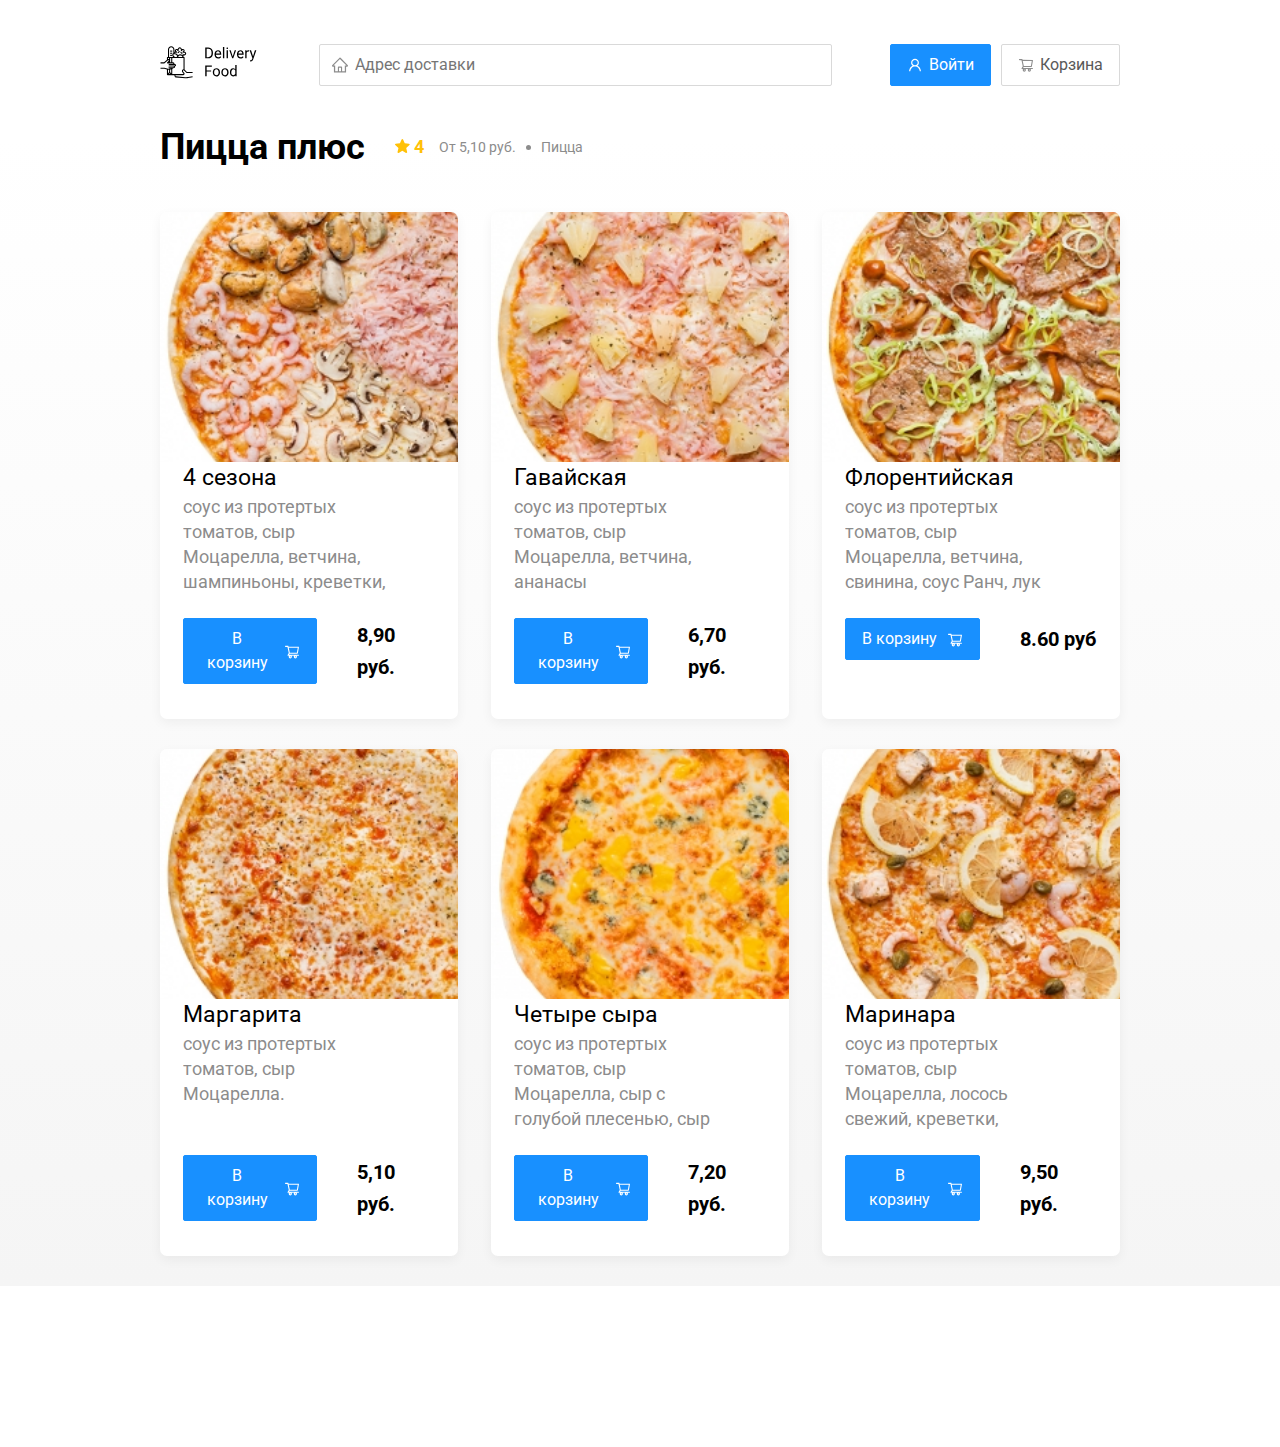
<file: restaurant.html>
<!DOCTYPE html>
<html lang="ru">

<head>
  <meta charset="UTF-8">
  <meta name="viewport" content="width=device-width, initial-scale=1.0">
  <title>Пицца плюс — доставка еды на дом</title>
  <link href="https://fonts.googleapis.com/css2?family=Roboto:wght@400;700&display=swap" rel="stylesheet">
  <link rel="stylesheet" href="css\normalize.css">
  <link rel="stylesheet" href="css\animate.css">
  <link rel="stylesheet" href="css\style.css">
</head>

<body>
  <div class="container wow slideInDown">
    <!--Шапка сайта-->
    <header class="header">
      <a href="index.html" class="logo">
        <img src="img\logo.svg" alt="logo"> 
      </a>
      <input type="search" class="input input-address" placeholder="Адрес доставки">
      <div class="buttons">
        <button class="button button-primary">
          <img src="img\user.svg" alt="user" class="button-icon">
          <span class="button-text">Войти</span>
        </button>
        <button class="button" id="cart-button">
          <img src="img\buy.svg" alt="buy" class="button-icon">
          <span class="button-text">Корзина</span>
        </button>
      </div>
    </header>
  </div>

  <!--Тело сайта-->
  <main class="base">
    <div class="container">
      <section class="restaurants">
        <div class="section-heading">
          <h2 class="section-title">Пицца плюс</h2>
          <!--Карточкa инфо-->
          <div class="card-info">
            <div class="reating">
              <img src="img/star.svg" alt="star" class="reating-star">
              4</div>
            <div class="price">От 5,10 руб.</div>
            <div class="category">Пицца</div>
          </div> <!--/Карточкa info-->
        </div>
        <!--Карточки-->
        <div class="cards">
          <!--Карточкa-->
          <div class="card wow fadeInUp" data-wow-delay="0.2s">
            <img src="img/наполнение2/image.jpg" alt="image" class="card-img">
            <!--Карточкa text-->
            <div class="card-text">
              <!--Карточкa heading-->
              <div class="card-heading">
                <h3 class="card-title card-title-reg">4 сезона</h3>
              </div> <!--/Карточкa heading-->
              <!--Карточкa инфо-->
              <div class="card-info">
                <div class="ingredients">соус из протертых томатов, сыр Моцарелла, ветчина, шампиньоны, креветки, мидии.</div>
              </div>  <!--/Карточкa info-->
              <!--Карточкa кнопка-->
              <div class="card-buttons">
                <button class="button button-primary">
                  <span class="button-card-text">В корзину</span>
                  <img src="img\shopping-cart.svg" alt="shopping-cart" class="button-card-img">
                </button>
                <strong class="card-price-bold">8,90 руб.</strong>
              </div>  <!--/Карточкa кнопка-->
            </div>  <!--/Карточкa text-->
          </div>  <!--/Карточкa-->

          <!--Карточкa-->
          <div class="card wow fadeInUp" data-wow-delay="0.4s">
            <img src="img/наполнение2/image1.jpg" alt="image" class="card-img">
            <!--Карточкa text-->
            <div class="card-text">
              <!--Карточкa heading-->
              <div class="card-heading">
                <h3 class="card-title card-title-reg">Гавайская</h3>
              </div>  <!--/Карточкa heading-->
              <!--Карточкa инфо-->
              <div class="card-info">
                <div class="ingredients">соус из протертых томатов, сыр Моцарелла, ветчина, ананасы консервированные.</div>
              </div>  <!--/Карточкa info-->
              <!--Карточкa кнопка-->
              <div class="card-buttons">
                <button class="button button-primary">
                  <span class="button-card-text">В корзину</span>
                  <img src="img\shopping-cart.svg" alt="shopping-cart" class="button-card-img">
                </button>
                <strong class="card-price-bold">6,70 руб.</strong>
              </div>  <!--/Карточкa кнопка-->
            </div>  <!--/Карточкa text-->
          </div>  <!--/Карточкa-->

          <!--Карточкa-->
          <div class="card wow fadeInUp" data-wow-delay="0.6s">
            <img src="img/наполнение2/image2.jpg" alt="image" class="card-img">
            <!--Карточкa text-->
            <div class="card-text">
              <!--Карточкa heading-->
              <div class="card-heading">
                <h3 class="card-title card-title-reg">Флорентийская</h3>
              </div> <!--/Карточкa heading-->
              <!--Карточкa инфо-->
              <div class="card-info">
                <div class="ingredients">соус из протертых томатов, сыр Моцарелла, ветчина, свинина, соус Ранч, лук порей, опята маринованные.</div>
              </div>  <!--/Карточкa info-->
              <!--Карточкa кнопка-->
              <div class="card-buttons">
                <button class="button button-primary">
                  <span class="button-card-text">В корзину</span>
                  <img src="img\shopping-cart.svg" alt="shopping-cart" class="button-card-img">
                </button>
                <strong class="card-price-bold">8.60 руб</strong>
              </div>  <!--/Карточкa кнопка-->
            </div>  <!--/Карточкa text-->
          </div> <!--/Карточкa-->

          <!--Карточкa-->
          <div class="card wow fadeInUp" data-wow-delay="0.2s">
            <img src="img/наполнение2/image3.jpg" alt="image" class="card-img">
            <!--Карточкa text-->
            <div class="card-text">
              <!--Карточкa heading-->
              <div class="card-heading">
                <h3 class="card-title card-title-reg">Маргарита</h3>
              </div>  <!--/Карточкa heading-->
              <!--Карточкa инфо-->
              <div class="card-info">
                <div class="ingredients">соус из протертых томатов, сыр Моцарелла.</div>
              </div>  <!--/Карточкa info-->
              <!--Карточкa кнопка-->
              <div class="card-buttons">
                <button class="button button-primary">
                  <span class="button-card-text">В корзину</span>
                  <img src="img\shopping-cart.svg" alt="shopping-cart" class="button-card-img">
                </button>
                <strong class="card-price-bold">5,10 руб.</strong>
              </div>  <!--/Карточкa кнопка-->
            </div>  <!--/Карточкa text-->
          </div> <!--/Карточкa-->

          <!--Карточкa-->
          <div class="card wow fadeInUp" data-wow-delay="0.4s">
            <img src="img/наполнение2/image4.jpg" alt="image" class="card-img">
            <!--Карточкa text-->
            <div class="card-text">
              <!--Карточкa heading-->
              <div class="card-heading">
                <h3 class="card-title card-title-reg">Четыре сыра</h3>
              </div>  <!--/Карточкa heading-->
              <!--Карточкa инфо-->
              <div class="card-info">
                <div class="ingredients">соус из протертых томатов, сыр Моцарелла, сыр с голубой плесенью, сыр Джюгас, сыр Чеддер.</div>
              </div>  <!--/Карточкa info-->
              <!--Карточкa кнопка-->
              <div class="card-buttons">
                <button class="button button-primary">
                  <span class="button-card-text">В корзину</span>
                  <img src="img\shopping-cart.svg" alt="shopping-cart" class="button-card-img">
                </button>
                <strong class="card-price-bold">7,20 руб.</strong>
              </div>  <!--/Карточкa кнопка-->
            </div>  <!--/Карточкa text-->
          </div> <!--/Карточкa-->

          <!--Карточкa-->
          <div class="card card wow fadeInUp" data-wow-delay="0.6s">
            <img src="img/наполнение2/image5.jpg" alt="image" class="card-img">
            <!--Карточкa text-->
            <div class="card-text">
              <!--Карточкa heading-->
              <div class="card-heading">
                <h3 class="card-title card-title-reg">Маринара</h3>
              </div> <!--/Карточкa heading-->
              <!--Карточкa инфо-->
              <div class="card-info">
                <div class="ingredients">соус из протертых томатов, сыр Моцарелла, лосось свежий, креветки, лимон, каперсы.</div>
              </div> <!--/Карточкa info-->
              <!--Карточкa кнопка-->
              <div class="card-buttons">
                <button class="button button-primary">
                  <span class="button-card-text">В корзину</span>
                  <img src="img\shopping-cart.svg" alt="shopping-cart" class="button-card-img">
                </button>
                <strong class="card-price-bold">9,50 руб.</strong>
              </div>  <!--/Карточкa кнопка-->
            </div>  <!--/Карточкa text-->
          </div> <!--/Карточкa-->

        </div>  <!--/Карточки-->
      </section>
    </div>
  </main>

  <!--Подвал сайта-->
  <footer class="footer">
    <div class="container wow slideInUp">
      <div class="footer-block">
        <a href="index.html" class="logo footer-logo">
          <img src="img\logo.svg" alt="logo"> 
        </a>
        <nav class="footer-nav">
          <a href="#" class="footer-link">Ресторанам</a>
          <a href="#" class="footer-link">Курьерам</a>
          <a href="#" class="footer-link">Пресс-центр</a>
          <a href="#" class="footer-link">Контакты</a>
        </nav>
        <div class="social-links">
          <a href="#" class="social-links"><img src="img\inst.svg" alt="instagram"></a>
          <a href="#" class="social-links"><img src="img\facebook.svg" alt="facebook"></a>
          <a href="#" class="social-links"><img src="img\vk.svg" alt="vk"></a>
        </div>
      </div>
    </div>
  </footer>

<!--Корзина-->
  <div class="modal">
    <div class="modal-dialog">
      <div class="modal-header">
        <h3 class="modal-title">Корзина</h3>
        <button class="close">&times;</button>
      </div> <!--/Heder-->
      <div class="modal-body">
        <div class="food-row">
          <span class="food-name">4 сезона</span>
          <strong class="food-price">8,90 руб.</strong>
          <div class="food-counter">
            <button class="counter-button">-</button>
            <span class="counter">1</span>
            <button class="counter-button">+</button>
          </div><!--/food-counter-->
        </div><!--/food-row-->
        <div class="food-row">
          <span class="food-name">4 сезона</span>
          <strong class="food-price">8,90 руб.</strong>
          <div class="food-counter">
            <button class="counter-button">-</button>
            <span class="counter">1</span>
            <button class="counter-button">+</button>
          </div><!--/food-counter-->
        </div><!--/food-row-->
        <div class="food-row">
          <span class="food-name">4 сезона</span>
          <strong class="food-price">8,90 руб.</strong>
          <div class="food-counter">
            <button class="counter-button">-</button>
            <span class="counter">1</span>
            <button class="counter-button">+</button>
          </div><!--/food-counter-->
        </div><!--/food-row-->
        <div class="food-row">
          <span class="food-name">4 сезона</span>
          <strong class="food-price">8,90 руб.</strong>
          <div class="food-counter">
            <button class="counter-button">-</button>
            <span class="counter">1</span>
            <button class="counter-button">+</button>
          </div><!--/food-counter-->
        </div><!--/food-row-->
      </div><!--/modal-body-->
      <div class="modal-footer">
        <span class="modal-pricetag">8,90 руб.</span>
        <div class="footer-buttons">
          <button class="button button-primary">Оформить заказ</button>
          <button class="button">Отмена</button>
        </div>
      </div><!--/modal-footer-->
    </div> <!--/modal-dialog-->
  </div> <!--/Корзина-->

  <script src="js/wow.min.js"></script>
 <script src="js/main.js"></script>

</body>
</html>
</file>
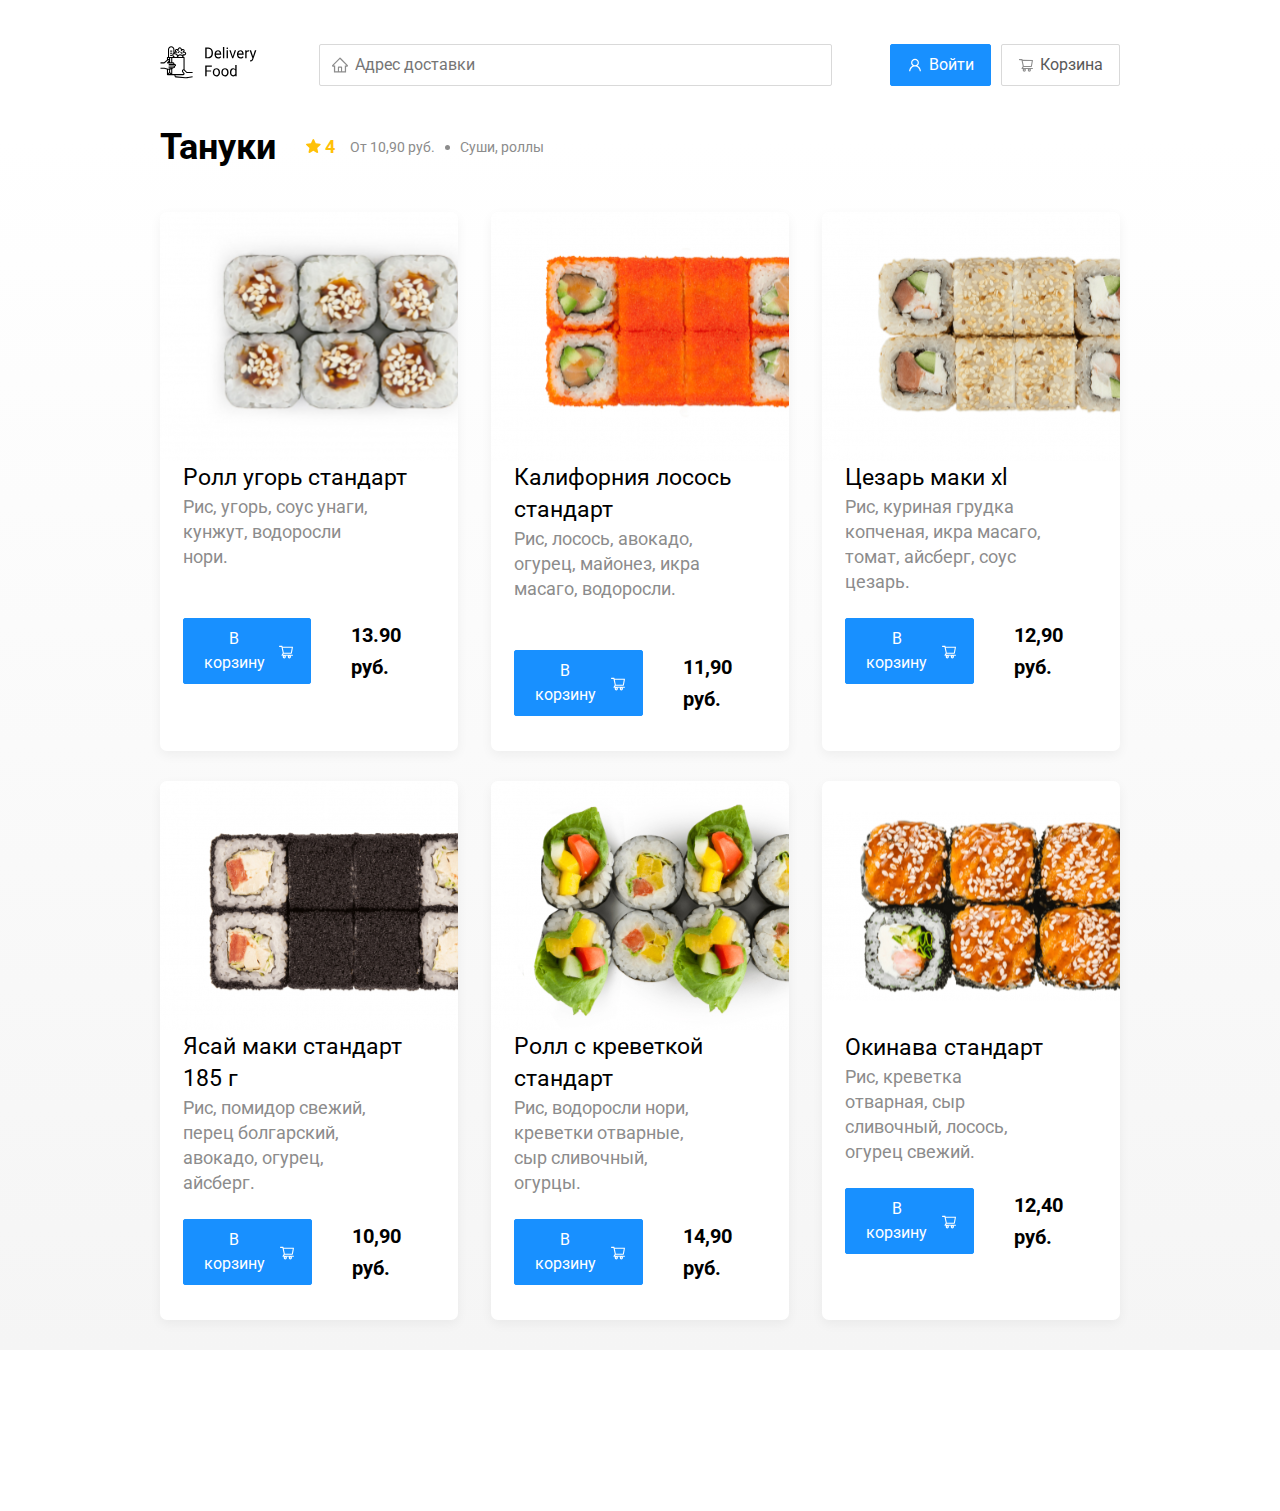
<file: restaurant1.html>
<!DOCTYPE html>
<html lang="ru">

<head>
  <meta charset="UTF-8">
  <meta name="viewport" content="width=device-width, initial-scale=1.0">
  <title>Тануки — доставка еды на дом</title>
  <link href="https://fonts.googleapis.com/css2?family=Roboto:wght@400;700&display=swap" rel="stylesheet">
  <link rel="stylesheet" href="css\normalize.css">
  <link rel="stylesheet" href="css\animate.css">
  <link rel="stylesheet" href="css\style.css">
</head>

<body>
  <div class="container wow slideInDown">
    <!--Шапка сайта-->
    <header class="header">
      <a href="index.html" class="logo">
        <img src="img\logo.svg" alt="logo"> 
      </a>
      <input type="search" class="input input-address" placeholder="Адрес доставки">
      <div class="buttons">
        <button class="button button-primary">
          <img src="img\user.svg" alt="user" class="button-icon">
          <span class="button-text">Войти</span>
        </button>
        <button class="button" id="cart-button">
          <img src="img\buy.svg" alt="buy" class="button-icon">
          <span class="button-text">Корзина</span>
        </button>
      </div>
    </header>
  </div>

  <!--Тело сайта-->
  <main class="base">
    <div class="container">
      <section class="restaurants">
        <div class="section-heading">
          <h2 class="section-title">Тануки</h2>
          <!--Карточкa инфо-->
          <div class="card-info">
            <div class="reating">
              <img src="img/star.svg" alt="star" class="reating-star">
              4</div>
            <div class="price">От 10,90 руб.</div>
            <div class="category">Суши, роллы</div>
          </div> <!--/Карточкa info-->
        </div>
        <!--Карточки-->
        <div class="cards">
          <!--Карточкa-->
          <div class="card wow fadeInUp" data-wow-delay="0.2s">
            <img src="img/наполнение1/image.svg" alt="image" class="card-img">
            <!--Карточкa text-->
            <div class="card-text">
              <!--Карточкa heading-->
              <div class="card-heading">
                <h3 class="card-title card-title-reg">Ролл угорь стандарт</h3>
              </div> <!--/Карточкa heading-->
              <!--Карточкa инфо-->
              <div class="card-info">
                <div class="ingredients">Рис, угорь, соус унаги, кунжут, водоросли нори.</div>
              </div>  <!--/Карточкa info-->
              <!--Карточкa кнопка-->
              <div class="card-buttons">
                <button class="button button-primary">
                  <span class="button-card-text">В корзину</span>
                  <img src="img\shopping-cart.svg" alt="shopping-cart" class="button-card-img">
                </button>
                <strong class="card-price-bold">13.90 руб.</strong>
              </div>  <!--/Карточкa кнопка-->
            </div>  <!--/Карточкa text-->
          </div>  <!--/Карточкa-->

          <!--Карточкa-->
          <div class="card wow fadeInUp" data-wow-delay="0.4s">
            <img src="img/наполнение1/image1.svg" alt="image" class="card-img">
            <!--Карточкa text-->
            <div class="card-text">
              <!--Карточкa heading-->
              <div class="card-heading">
                <h3 class="card-title card-title-reg">Калифорния лосось стандарт</h3>
              </div>  <!--/Карточкa heading-->
              <!--Карточкa инфо-->
              <div class="card-info">
                <div class="ingredients">Рис, лосось, авокадо, огурец, майонез, икра масаго, водоросли.</div>
              </div>  <!--/Карточкa info-->
              <!--Карточкa кнопка-->
              <div class="card-buttons">
                <button class="button button-primary">
                  <span class="button-card-text">В корзину</span>
                  <img src="img\shopping-cart.svg" alt="shopping-cart" class="button-card-img">
                </button>
                <strong class="card-price-bold">11,90 руб.</strong>
              </div>  <!--/Карточкa кнопка-->
            </div>  <!--/Карточкa text-->
          </div>  <!--/Карточкa-->

          <!--Карточкa-->
          <div class="card wow fadeInUp" data-wow-delay="0.6s">
            <img src="img/наполнение1/image2.svg" alt="image" class="card-img">
            <!--Карточкa text-->
            <div class="card-text">
              <!--Карточкa heading-->
              <div class="card-heading">
                <h3 class="card-title card-title-reg">Цезарь маки хl</h3>
              </div> <!--/Карточкa heading-->
              <!--Карточкa инфо-->
              <div class="card-info">
                <div class="ingredients">Рис, куриная грудка копченая, икра масаго, томат, айсберг, соус цезарь.</div>
              </div>  <!--/Карточкa info-->
              <!--Карточкa кнопка-->
              <div class="card-buttons">
                <button class="button button-primary">
                  <span class="button-card-text">В корзину</span>
                  <img src="img\shopping-cart.svg" alt="shopping-cart" class="button-card-img">
                </button>
                <strong class="card-price-bold">12,90 руб.</strong>
              </div>  <!--/Карточкa кнопка-->
            </div>  <!--/Карточкa text-->
          </div> <!--/Карточкa-->

          <!--Карточкa-->
          <div class="card wow fadeInUp" data-wow-delay="0.2s">
            <img src="img/наполнение1/image3.svg" alt="image" class="card-img">
            <!--Карточкa text-->
            <div class="card-text">
              <!--Карточкa heading-->
              <div class="card-heading">
                <h3 class="card-title card-title-reg">Ясай маки стандарт 185 г</h3>
              </div>  <!--/Карточкa heading-->
              <!--Карточкa инфо-->
              <div class="card-info">
                <div class="ingredients">Рис, помидор свежий, перец болгарский, авокадо, огурец, айсберг.</div>
              </div>  <!--/Карточкa info-->
              <!--Карточкa кнопка-->
              <div class="card-buttons">
                <button class="button button-primary">
                  <span class="button-card-text">В корзину</span>
                  <img src="img\shopping-cart.svg" alt="shopping-cart" class="button-card-img">
                </button>
                <strong class="card-price-bold">10,90 руб.</strong>
              </div>  <!--/Карточкa кнопка-->
            </div>  <!--/Карточкa text-->
          </div> <!--/Карточкa-->

          <!--Карточкa-->
          <div class="card wow fadeInUp" data-wow-delay="0.4s">
            <img src="img/наполнение1/image4.svg" alt="image" class="card-img">
            <!--Карточкa text-->
            <div class="card-text">
              <!--Карточкa heading-->
              <div class="card-heading">
                <h3 class="card-title card-title-reg">Ролл с креветкой стандарт</h3>
              </div>  <!--/Карточкa heading-->
              <!--Карточкa инфо-->
              <div class="card-info">
                <div class="ingredients">Рис, водоросли нори, креветки отварные, сыр сливочный, огурцы.</div>
              </div>  <!--/Карточкa info-->
              <!--Карточкa кнопка-->
              <div class="card-buttons">
                <button class="button button-primary">
                  <span class="button-card-text">В корзину</span>
                  <img src="img\shopping-cart.svg" alt="shopping-cart" class="button-card-img">
                </button>
                <strong class="card-price-bold">14,90 руб.</strong>
              </div>  <!--/Карточкa кнопка-->
            </div>  <!--/Карточкa text-->
          </div> <!--/Карточкa-->

          <!--Карточкa-->
          <div class="card wow fadeInUp" data-wow-delay="0.6s">
            <img src="img/наполнение1/image5.svg" alt="image"  width="340" height="251" object-fit ="cover">
            <!--Карточкa text-->
            <div class="card-text">
              <!--Карточкa heading-->
              <div class="card-heading">
                <h3 class="card-title card-title-reg">Окинава стандарт</h3>
              </div> <!--/Карточкa heading-->
              <!--Карточкa инфо-->
              <div class="card-info">
                <div class="ingredients">Рис, креветка отварная, сыр сливочный, лосось, огурец свежий.</div>
              </div> <!--/Карточкa info-->
              <!--Карточкa кнопка-->
              <div class="card-buttons">
                <button class="button button-primary">
                  <span class="button-card-text">В корзину</span>
                  <img src="img\shopping-cart.svg" alt="shopping-cart" class="button-card-img">
                </button>
                <strong class="card-price-bold">12,40 руб.</strong>
              </div>  <!--/Карточкa кнопка-->
            </div>  <!--/Карточкa text-->
          </div> <!--/Карточкa-->

        </div>  <!--/Карточки-->
      </section>
    </div>
  </main>

  <!--Подвал сайта-->
  <footer class="footer">
    <div class="container wow slideInUp">
      <div class="footer-block">
        <a href="index.html" class="logo footer-logo">
          <img src="img\logo.svg" alt="logo"> 
        </a>
        <nav class="footer-nav">
          <a href="#" class="footer-link">Ресторанам</a>
          <a href="#" class="footer-link">Курьерам</a>
          <a href="#" class="footer-link">Пресс-центр</a>
          <a href="#" class="footer-link">Контакты</a>
        </nav>
        <div class="social-links">
          <a href="#" class="social-links"><img src="img\inst.svg" alt="instagram"></a>
          <a href="#" class="social-links"><img src="img\facebook.svg" alt="facebook"></a>
          <a href="#" class="social-links"><img src="img\vk.svg" alt="vk"></a>
        </div>
      </div>
    </div>
  </footer>

<!--Корзина-->
<div class="modal">
  <div class="modal-dialog">
    <div class="modal-header">
      <h3 class="modal-title">Корзина</h3>
      <button class="close">&times;</button>
    </div> <!--/Heder-->
    <div class="modal-body">
      <div class="food-row">
        <span class="food-name">4 сезона</span>
        <strong class="food-price">8,90 руб.</strong>
        <div class="food-counter">
          <button class="counter-button">-</button>
          <span class="counter">1</span>
          <button class="counter-button">+</button>
        </div><!--/food-counter-->
      </div><!--/food-row-->
      <div class="food-row">
        <span class="food-name">4 сезона</span>
        <strong class="food-price">8,90 руб.</strong>
        <div class="food-counter">
          <button class="counter-button">-</button>
          <span class="counter">1</span>
          <button class="counter-button">+</button>
        </div><!--/food-counter-->
      </div><!--/food-row-->
      <div class="food-row">
        <span class="food-name">4 сезона</span>
        <strong class="food-price">8,90 руб.</strong>
        <div class="food-counter">
          <button class="counter-button">-</button>
          <span class="counter">1</span>
          <button class="counter-button">+</button>
        </div><!--/food-counter-->
      </div><!--/food-row-->
      <div class="food-row">
        <span class="food-name">4 сезона</span>
        <strong class="food-price">8,90 руб.</strong>
        <div class="food-counter">
          <button class="counter-button">-</button>
          <span class="counter">1</span>
          <button class="counter-button">+</button>
        </div><!--/food-counter-->
      </div><!--/food-row-->
    </div><!--/modal-body-->
    <div class="modal-footer">
      <span class="modal-pricetag">8,90 руб.</span>
      <div class="footer-buttons">
        <button class="button button-primary">Оформить заказ</button>
        <button class="button">Отмена</button>
      </div>
    </div><!--/modal-footer-->
  </div> <!--/modal-dialog-->
</div> <!--/Корзина-->

<script src="js/wow.min.js"></script>
<script src="js/main.js"></script>

</body>
</html>
</file>
